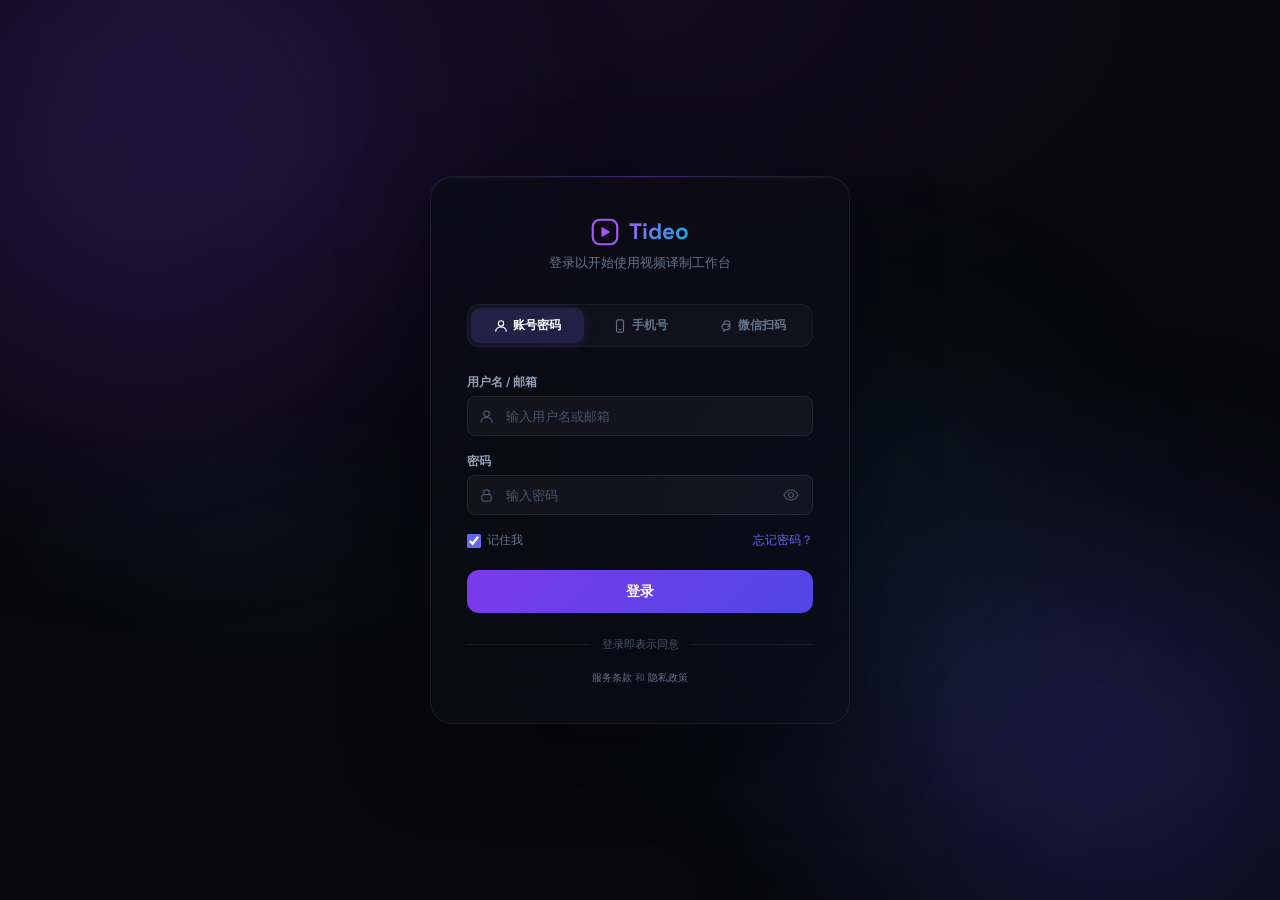
<file: app/login.html>
<!DOCTYPE html>
<html lang="zh-CN">
<head>
    <meta charset="UTF-8">
    <meta name="viewport" content="width=device-width, initial-scale=1.0">
    <title>登录 — Tideo</title>
    <link href="https://fonts.googleapis.com/css2?family=Space+Grotesk:wght@400;500;600;700&family=DM+Sans:wght@300;400;500;600;700&family=Inter:wght@300;400;500;600;700;800;900&display=swap" rel="stylesheet">
    <style>
    *, *::before, *::after { margin: 0; padding: 0; box-sizing: border-box; }

    :root {
        --purple: #a855f7;
        --indigo: #6366f1;
        --blue: #3b82f6;
        --cyan: #06b6d4;
        --bg-base: #08080d;
        --bg-elevated: #0f0f1a;
        --bg-surface: #141422;
        --bg-card: #16162a;
        --grad-main: linear-gradient(135deg, #a855f7, #6366f1, #3b82f6, #06b6d4);
        --grad-text: linear-gradient(135deg, #a855f7 0%, #06b6d4 100%);
        --glass-bg: rgba(255,255,255,0.035);
        --glass-border: rgba(255,255,255,0.08);
        --glass-border-hover: rgba(255,255,255,0.14);
        --text-primary: #f1f5f9;
        --text-secondary: #94a3b8;
        --text-muted: #64748b;
        --text-faint: #475569;
        --radius-sm: 8px;
        --radius-md: 12px;
        --radius-lg: 16px;
        --ease-out: cubic-bezier(.4,0,.2,1);
        --duration-normal: 0.25s;
    }

    body {
        font-family: 'Inter', 'DM Sans', -apple-system, BlinkMacSystemFont, sans-serif;
        background:
            radial-gradient(ellipse 90% 70% at 50% 0%, rgba(124, 58, 237, 0.08) 0%, transparent 55%),
            radial-gradient(ellipse 60% 50% at 80% 80%, rgba(99, 102, 241, 0.06) 0%, transparent 50%),
            radial-gradient(ellipse 40% 30% at 20% 60%, rgba(6, 182, 212, 0.04) 0%, transparent 50%),
            #08080d;
        color: var(--text-primary);
        min-height: 100vh;
        display: flex;
        align-items: center;
        justify-content: center;
        overflow: hidden;
    }

    /* ===== 背景动效 ===== */
    .login-bg {
        position: fixed;
        inset: 0;
        z-index: 0;
        overflow: hidden;
    }
    .login-bg-orb {
        position: absolute;
        border-radius: 50%;
        filter: blur(120px);
        opacity: 0.2;
        animation: orbFloat 20s ease-in-out infinite alternate;
    }
    .login-bg-orb:nth-child(1) {
        width: 550px; height: 550px;
        background: #7c3aed;
        top: -15%; left: -10%;
    }
    .login-bg-orb:nth-child(2) {
        width: 450px; height: 450px;
        background: #4f46e5;
        bottom: -10%; right: -5%;
        animation-delay: -8s;
    }
    .login-bg-orb:nth-child(3) {
        width: 350px; height: 350px;
        background: #0891b2;
        top: 40%; right: 20%;
        animation-delay: -15s;
        opacity: 0.12;
    }
    @keyframes orbFloat {
        0% { transform: translate(0, 0) scale(1); }
        50% { transform: translate(30px, -40px) scale(1.1); }
        100% { transform: translate(-20px, 30px) scale(0.95); }
    }

    /* ===== 登录卡片 ===== */
    .login-card {
        position: relative;
        z-index: 1;
        width: 420px;
        max-width: 92vw;
        background: rgba(12, 12, 22, 0.7);
        backdrop-filter: blur(48px) saturate(1.3);
        -webkit-backdrop-filter: blur(48px) saturate(1.3);
        border: 1px solid rgba(255,255,255,0.07);
        border-radius: 22px;
        padding: 40px 36px 36px;
        box-shadow:
            0 24px 80px rgba(0,0,0,0.5),
            0 0 120px rgba(124,58,237,0.04),
            inset 0 1px 0 rgba(255,255,255,0.04);
    }
    .login-card::before {
        content: '';
        position: absolute;
        top: -1px;
        left: 15%;
        right: 15%;
        height: 1px;
        background: linear-gradient(90deg, transparent, rgba(124,58,237,0.4), transparent);
        pointer-events: none;
        border-radius: 1px;
    }

    /* Logo */
    .login-logo {
        display: flex;
        align-items: center;
        justify-content: center;
        gap: 10px;
        margin-bottom: 8px;
    }
    .login-logo-text {
        font-family: 'Space Grotesk', sans-serif;
        font-size: 1.4rem;
        font-weight: 700;
        background: var(--grad-text);
        -webkit-background-clip: text;
        -webkit-text-fill-color: transparent;
        background-clip: text;
    }
    .login-title {
        text-align: center;
        font-size: 0.82rem;
        color: var(--text-muted);
        margin-bottom: 32px;
    }

    /* ===== 登录方式 Tab ===== */
    .login-tabs {
        display: flex;
        background: rgba(255,255,255,0.03);
        border-radius: var(--radius-md);
        padding: 3px;
        margin-bottom: 28px;
        border: 1px solid rgba(255,255,255,0.04);
    }
    .login-tab {
        flex: 1;
        padding: 9px 0;
        font-size: 0.78rem;
        font-weight: 600;
        text-align: center;
        color: var(--text-muted);
        background: none;
        border: none;
        border-radius: 9px;
        cursor: pointer;
        transition: all var(--duration-normal) var(--ease-out);
        display: flex;
        align-items: center;
        justify-content: center;
        gap: 5px;
    }
    .login-tab:hover { color: var(--text-secondary); }
    .login-tab.active {
        color: #fff;
        background: rgba(99,102,241,0.2);
        box-shadow: 0 2px 12px rgba(99,102,241,0.15);
    }
    .login-tab svg { flex-shrink: 0; }

    /* ===== 面板 ===== */
    .login-panel { display: none; }
    .login-panel.active { display: block; }

    /* ===== 表单元素 ===== */
    .login-field {
        margin-bottom: 18px;
    }
    .login-label {
        display: block;
        font-size: 0.72rem;
        font-weight: 600;
        color: var(--text-secondary);
        margin-bottom: 6px;
    }
    .login-input-wrap {
        position: relative;
        display: flex;
        align-items: center;
    }
    .login-input-icon {
        position: absolute;
        left: 12px;
        color: var(--text-faint);
        pointer-events: none;
        display: flex;
    }
    .login-input {
        width: 100%;
        padding: 11px 14px 11px 38px;
        font-size: 0.82rem;
        font-family: inherit;
        color: var(--text-primary);
        background: rgba(255,255,255,0.04);
        border: 1px solid var(--glass-border);
        border-radius: var(--radius-sm);
        outline: none;
        transition: all var(--duration-normal) var(--ease-out);
    }
    .login-input::placeholder { color: var(--text-faint); }
    .login-input:focus {
        border-color: rgba(99,102,241,0.4);
        background: rgba(255,255,255,0.06);
        box-shadow: 0 0 0 3px rgba(99,102,241,0.08);
    }

    /* 手机号输入：前缀 + 验证码按钮 */
    .login-phone-row {
        display: flex;
        gap: 8px;
    }
    .login-phone-prefix {
        flex-shrink: 0;
        width: 72px;
        padding: 11px 10px;
        font-size: 0.82rem;
        font-family: inherit;
        color: var(--text-primary);
        background: rgba(255,255,255,0.04);
        border: 1px solid var(--glass-border);
        border-radius: var(--radius-sm);
        outline: none;
        text-align: center;
        appearance: none;
        cursor: pointer;
        transition: all var(--duration-normal) var(--ease-out);
    }
    .login-phone-prefix:focus {
        border-color: rgba(99,102,241,0.4);
    }
    .login-phone-prefix option { background: var(--bg-card); color: var(--text-primary); }
    .login-phone-input {
        flex: 1;
        padding: 11px 14px;
        font-size: 0.82rem;
        font-family: inherit;
        color: var(--text-primary);
        background: rgba(255,255,255,0.04);
        border: 1px solid var(--glass-border);
        border-radius: var(--radius-sm);
        outline: none;
        transition: all var(--duration-normal) var(--ease-out);
    }
    .login-phone-input::placeholder { color: var(--text-faint); }
    .login-phone-input:focus {
        border-color: rgba(99,102,241,0.4);
        background: rgba(255,255,255,0.06);
        box-shadow: 0 0 0 3px rgba(99,102,241,0.08);
    }
    .login-code-row {
        display: flex;
        gap: 8px;
    }
    .login-code-input {
        flex: 1;
        padding: 11px 14px;
        font-size: 0.82rem;
        font-family: inherit;
        color: var(--text-primary);
        background: rgba(255,255,255,0.04);
        border: 1px solid var(--glass-border);
        border-radius: var(--radius-sm);
        outline: none;
        transition: all var(--duration-normal) var(--ease-out);
        letter-spacing: 4px;
    }
    .login-code-input::placeholder { color: var(--text-faint); letter-spacing: 0; }
    .login-code-input:focus {
        border-color: rgba(99,102,241,0.4);
        background: rgba(255,255,255,0.06);
        box-shadow: 0 0 0 3px rgba(99,102,241,0.08);
    }
    .login-send-code {
        flex-shrink: 0;
        padding: 0 16px;
        font-size: 0.75rem;
        font-weight: 600;
        font-family: inherit;
        color: var(--indigo);
        background: rgba(99,102,241,0.1);
        border: 1px solid rgba(99,102,241,0.2);
        border-radius: var(--radius-sm);
        cursor: pointer;
        transition: all var(--duration-normal) var(--ease-out);
        white-space: nowrap;
    }
    .login-send-code:hover {
        background: rgba(99,102,241,0.18);
        border-color: rgba(99,102,241,0.35);
    }
    .login-send-code:disabled {
        opacity: 0.5;
        cursor: not-allowed;
    }

    /* 密码可见性切换 */
    .login-eye {
        position: absolute;
        right: 10px;
        background: none;
        border: none;
        color: var(--text-faint);
        cursor: pointer;
        padding: 4px;
        display: flex;
        transition: color 0.2s;
    }
    .login-eye:hover { color: var(--text-secondary); }

    /* 记住我 & 忘记密码 */
    .login-options {
        display: flex;
        align-items: center;
        justify-content: space-between;
        margin-bottom: 22px;
        font-size: 0.72rem;
    }
    .login-remember {
        display: flex;
        align-items: center;
        gap: 6px;
        color: var(--text-muted);
        cursor: pointer;
    }
    .login-remember input[type="checkbox"] {
        width: 14px; height: 14px;
        accent-color: var(--indigo);
        cursor: pointer;
    }
    .login-forgot {
        color: var(--indigo);
        text-decoration: none;
        transition: color 0.2s;
    }
    .login-forgot:hover { color: var(--purple); }

    /* 登录按钮 */
    .login-btn {
        width: 100%;
        padding: 12px;
        font-size: 0.88rem;
        font-weight: 700;
        font-family: inherit;
        color: #fff;
        background: linear-gradient(135deg, #7c3aed, #4f46e5);
        border: none;
        border-radius: var(--radius-md);
        cursor: pointer;
        transition: all 0.3s var(--ease-out);
        position: relative;
        overflow: hidden;
    }
    .login-btn::before {
        content: '';
        position: absolute;
        top: 0;
        left: -100%;
        width: 100%;
        height: 100%;
        background: linear-gradient(90deg, transparent, rgba(255,255,255,0.1), transparent);
        transition: left 0.5s;
    }
    .login-btn:hover::before {
        left: 100%;
    }
    .login-btn:hover {
        transform: translateY(-1px);
        box-shadow: 0 6px 28px rgba(79,70,229,0.3), 0 0 60px rgba(124,58,237,0.1);
    }
    .login-btn:active { transform: translateY(0); }

    /* ===== 微信扫码面板 ===== */
    .login-qr-wrap {
        display: flex;
        flex-direction: column;
        align-items: center;
        padding: 10px 0 6px;
    }
    .login-qr-box {
        width: 200px;
        height: 200px;
        background: #fff;
        border-radius: var(--radius-md);
        display: flex;
        align-items: center;
        justify-content: center;
        margin-bottom: 16px;
        position: relative;
        overflow: hidden;
    }
    .login-qr-placeholder {
        position: relative;
        width: 160px;
        height: 160px;
    }
    /* 模拟二维码点阵 */
    .login-qr-dots {
        width: 100%;
        height: 100%;
        display: grid;
        grid-template-columns: repeat(21, 1fr);
        grid-template-rows: repeat(21, 1fr);
        gap: 1px;
    }
    .qr-dot {
        border-radius: 1px;
        background: #1a1a2e;
    }
    .qr-dot.empty { background: transparent; }
    /* 中心微信 Logo 叠加 */
    .login-qr-wechat-overlay {
        position: absolute;
        top: 50%; left: 50%;
        transform: translate(-50%, -50%);
        width: 40px; height: 40px;
        background: #fff;
        border-radius: 6px;
        display: flex;
        align-items: center;
        justify-content: center;
        box-shadow: 0 0 8px rgba(0,0,0,0.08);
    }
    .login-qr-hint {
        font-size: 0.78rem;
        color: var(--text-secondary);
        margin-bottom: 4px;
    }
    .login-qr-sub {
        font-size: 0.68rem;
        color: var(--text-faint);
    }
    .login-qr-refresh {
        margin-top: 14px;
        font-size: 0.72rem;
        color: var(--indigo);
        background: none;
        border: none;
        cursor: pointer;
        font-family: inherit;
        display: flex;
        align-items: center;
        gap: 4px;
        transition: color 0.2s;
    }
    .login-qr-refresh:hover { color: var(--purple); }

    /* ===== 底部分隔线 + 协议 ===== */
    .login-divider {
        display: flex;
        align-items: center;
        gap: 12px;
        margin: 24px 0 18px;
    }
    .login-divider-line {
        flex: 1;
        height: 1px;
        background: rgba(255,255,255,0.06);
    }
    .login-divider-text {
        font-size: 0.68rem;
        color: var(--text-faint);
        white-space: nowrap;
    }
    .login-agreement {
        text-align: center;
        font-size: 0.65rem;
        color: var(--text-faint);
        line-height: 1.6;
    }
    .login-agreement a {
        color: var(--text-muted);
        text-decoration: none;
        transition: color 0.2s;
    }
    .login-agreement a:hover { color: var(--indigo); }

    /* ===== Toast ===== */
    .login-toast {
        position: fixed;
        top: 32px;
        left: 50%;
        transform: translateX(-50%) translateY(-20px);
        padding: 10px 24px;
        font-size: 0.78rem;
        font-weight: 500;
        color: #fff;
        background: rgba(99,102,241,0.9);
        backdrop-filter: blur(12px);
        border-radius: 10px;
        box-shadow: 0 8px 32px rgba(0,0,0,0.3);
        opacity: 0;
        pointer-events: none;
        transition: all 0.35s var(--ease-out);
        z-index: 999;
    }
    .login-toast.show {
        opacity: 1;
        transform: translateX(-50%) translateY(0);
    }
    .login-toast.error { background: rgba(239,68,68,0.9); }
    </style>
</head>
<body>

<!-- 背景 -->
<div class="login-bg">
    <div class="login-bg-orb"></div>
    <div class="login-bg-orb"></div>
    <div class="login-bg-orb"></div>
</div>

<!-- Toast -->
<div class="login-toast" id="loginToast"></div>

<!-- 登录卡片 -->
<div class="login-card">
    <!-- Logo -->
    <div class="login-logo">
        <svg width="28" height="28" viewBox="0 0 32 32" fill="none">
            <rect x="2" y="2" width="28" height="28" rx="8" stroke="url(#lgGrad)" stroke-width="2.5"/>
            <path d="M12 10L22 16L12 22V10Z" fill="url(#lgGrad)"/>
            <defs><linearGradient id="lgGrad" x1="0" y1="0" x2="32" y2="32"><stop stop-color="#a855f7"/><stop offset="1" stop-color="#06b6d4"/></linearGradient></defs>
        </svg>
        <span class="login-logo-text">Tideo</span>
    </div>
    <div class="login-title">登录以开始使用视频译制工作台</div>

    <!-- 登录方式 Tab -->
    <div class="login-tabs">
        <button class="login-tab active" data-tab="account">
            <svg width="14" height="14" viewBox="0 0 16 16" fill="none"><circle cx="8" cy="5" r="3" stroke="currentColor" stroke-width="1.3"/><path d="M2 14C2 11.2386 4.68629 9 8 9C11.3137 9 14 11.2386 14 14" stroke="currentColor" stroke-width="1.3" stroke-linecap="round"/></svg>
            账号密码
        </button>
        <button class="login-tab" data-tab="phone">
            <svg width="14" height="14" viewBox="0 0 16 16" fill="none"><rect x="4" y="1" width="8" height="14" rx="2" stroke="currentColor" stroke-width="1.3"/><path d="M7 12H9" stroke="currentColor" stroke-width="1.3" stroke-linecap="round"/></svg>
            手机号
        </button>
        <button class="login-tab" data-tab="wechat">
            <svg width="14" height="14" viewBox="0 0 16 16" fill="none"><path d="M5.5 5.5C5.5 3.567 7.067 2 9 2C10.933 2 12.5 3.567 12.5 5.5C12.5 7.158 11.356 8.55 9.82 8.908" stroke="currentColor" stroke-width="1.2" stroke-linecap="round"/><path d="M3.5 9C3.5 7.343 4.843 6 6.5 6H9.5C11.157 6 12.5 7.343 12.5 9C12.5 10.657 11.157 12 9.5 12H8L5.5 14V12H6.5C4.843 12 3.5 10.657 3.5 9Z" stroke="currentColor" stroke-width="1.2"/></svg>
            微信扫码
        </button>
    </div>

    <!-- ===== 面板 A：账号密码 ===== -->
    <div class="login-panel active" id="panelAccount" data-panel="account">
        <div class="login-field">
            <label class="login-label">用户名 / 邮箱</label>
            <div class="login-input-wrap">
                <span class="login-input-icon">
                    <svg width="15" height="15" viewBox="0 0 16 16" fill="none"><circle cx="8" cy="5" r="3" stroke="currentColor" stroke-width="1.3"/><path d="M2 14C2 11.2386 4.68629 9 8 9C11.3137 9 14 11.2386 14 14" stroke="currentColor" stroke-width="1.3" stroke-linecap="round"/></svg>
                </span>
                <input class="login-input" id="accountUser" type="text" placeholder="输入用户名或邮箱" autocomplete="username">
            </div>
        </div>
        <div class="login-field">
            <label class="login-label">密码</label>
            <div class="login-input-wrap">
                <span class="login-input-icon">
                    <svg width="15" height="15" viewBox="0 0 16 16" fill="none"><rect x="3" y="7" width="10" height="7" rx="2" stroke="currentColor" stroke-width="1.3"/><path d="M5 7V5C5 3.34315 6.34315 2 8 2C9.65685 2 11 3.34315 11 5V7" stroke="currentColor" stroke-width="1.3" stroke-linecap="round"/></svg>
                </span>
                <input class="login-input" id="accountPass" type="password" placeholder="输入密码" autocomplete="current-password">
                <button class="login-eye" id="eyeToggle" type="button" aria-label="显示密码">
                    <svg width="16" height="16" viewBox="0 0 16 16" fill="none" id="eyeIcon"><path d="M1 8C1 8 3.5 3 8 3C12.5 3 15 8 15 8C15 8 12.5 13 8 13C3.5 13 1 8 1 8Z" stroke="currentColor" stroke-width="1.2" stroke-linejoin="round"/><circle cx="8" cy="8" r="2.5" stroke="currentColor" stroke-width="1.2"/></svg>
                </button>
            </div>
        </div>
        <div class="login-options">
            <label class="login-remember"><input type="checkbox" checked> 记住我</label>
            <a href="#" class="login-forgot">忘记密码？</a>
        </div>
        <button class="login-btn" id="btnAccountLogin">登录</button>
    </div>

    <!-- ===== 面板 B：手机号 ===== -->
    <div class="login-panel" id="panelPhone" data-panel="phone">
        <div class="login-field">
            <label class="login-label">手机号</label>
            <div class="login-phone-row">
                <select class="login-phone-prefix" id="phonePrefix">
                    <option value="+86">+86</option>
                    <option value="+1">+1</option>
                    <option value="+81">+81</option>
                    <option value="+82">+82</option>
                    <option value="+44">+44</option>
                </select>
                <input class="login-phone-input" id="phoneNumber" type="tel" placeholder="输入手机号" autocomplete="tel">
            </div>
        </div>
        <div class="login-field">
            <label class="login-label">验证码</label>
            <div class="login-code-row">
                <input class="login-code-input" id="phoneCode" type="text" placeholder="6 位验证码" maxlength="6" inputmode="numeric" autocomplete="one-time-code">
                <button class="login-send-code" id="sendCodeBtn" type="button">发送验证码</button>
            </div>
        </div>
        <div style="height:18px;"></div>
        <button class="login-btn" id="btnPhoneLogin">登录</button>
    </div>

    <!-- ===== 面板 C：微信扫码 ===== -->
    <div class="login-panel" id="panelWechat" data-panel="wechat">
        <div class="login-qr-wrap">
            <div class="login-qr-box" id="qrBox">
                <div class="login-qr-placeholder">
                    <div class="login-qr-dots" id="qrDots"></div>
                    <div class="login-qr-wechat-overlay">
                        <svg width="24" height="24" viewBox="0 0 24 24" fill="none">
                            <path d="M9.5 8C9.5 5.51472 11.5147 3.5 14 3.5C16.4853 3.5 18.5 5.51472 18.5 8C18.5 10.1 16.97 11.84 14.96 12.35" stroke="#07C160" stroke-width="1.8" stroke-linecap="round"/>
                            <path d="M5.5 13.5C5.5 11.2909 7.29086 9.5 9.5 9.5H14.5C16.7091 9.5 18.5 11.2909 18.5 13.5C18.5 15.7091 16.7091 17.5 14.5 17.5H12L8 20.5V17.5H9.5C7.29086 17.5 5.5 15.7091 5.5 13.5Z" fill="#07C160"/>
                        </svg>
                    </div>
                </div>
            </div>
            <div class="login-qr-hint">使用微信扫一扫登录</div>
            <div class="login-qr-sub">扫码后在手机上确认即可</div>
            <button class="login-qr-refresh" id="qrRefreshBtn" type="button">
                <svg width="12" height="12" viewBox="0 0 16 16" fill="none"><path d="M2 8C2 4.68629 4.68629 2 8 2C10.4 2 12.4 3.4 13.4 5.5" stroke="currentColor" stroke-width="1.3" stroke-linecap="round"/><path d="M14 8C14 11.3137 11.3137 14 8 14C5.6 14 3.6 12.6 2.6 10.5" stroke="currentColor" stroke-width="1.3" stroke-linecap="round"/><path d="M13 2.5V5.5H10" stroke="currentColor" stroke-width="1.3" stroke-linecap="round" stroke-linejoin="round"/><path d="M3 13.5V10.5H6" stroke="currentColor" stroke-width="1.3" stroke-linecap="round" stroke-linejoin="round"/></svg>
                刷新二维码
            </button>
        </div>
    </div>

    <!-- 分隔线 + 协议 -->
    <div class="login-divider">
        <div class="login-divider-line"></div>
        <span class="login-divider-text">登录即表示同意</span>
        <div class="login-divider-line"></div>
    </div>
    <div class="login-agreement">
        <a href="#">服务条款</a> 和 <a href="#">隐私政策</a>
    </div>
</div>

<script>
(function() {
    'use strict';

    // ===== Tab 切换 =====
    var tabs = document.querySelectorAll('.login-tab');
    var panels = document.querySelectorAll('.login-panel');
    tabs.forEach(function(tab) {
        tab.addEventListener('click', function() {
            var target = this.getAttribute('data-tab');
            tabs.forEach(function(t) { t.classList.remove('active'); });
            panels.forEach(function(p) { p.classList.remove('active'); });
            this.classList.add('active');
            document.querySelector('[data-panel="' + target + '"]').classList.add('active');
        });
    });

    // ===== Toast =====
    var toastEl = document.getElementById('loginToast');
    var toastTimer;
    function showToast(msg, type) {
        clearTimeout(toastTimer);
        toastEl.textContent = msg;
        toastEl.className = 'login-toast' + (type === 'error' ? ' error' : '') + ' show';
        toastTimer = setTimeout(function() { toastEl.classList.remove('show'); }, 2500);
    }

    // ===== 密码可见性 =====
    var passInput = document.getElementById('accountPass');
    var eyeBtn = document.getElementById('eyeToggle');
    eyeBtn.addEventListener('click', function() {
        var isPass = passInput.type === 'password';
        passInput.type = isPass ? 'text' : 'password';
        eyeBtn.style.color = isPass ? 'var(--text-secondary)' : 'var(--text-faint)';
    });

    // ===== 生成模拟二维码点阵 =====
    function generateQR() {
        var dotsContainer = document.getElementById('qrDots');
        dotsContainer.innerHTML = '';
        // 21x21 grid with finder patterns
        for (var r = 0; r < 21; r++) {
            for (var c = 0; c < 21; c++) {
                var dot = document.createElement('div');
                dot.className = 'qr-dot';
                // Finder patterns (top-left, top-right, bottom-left 7x7)
                var isFinder = (r < 7 && c < 7) || (r < 7 && c > 13) || (r > 13 && c < 7);
                var isFinderBorder = isFinder && (r === 0 || r === 6 || c === 0 || c === 6 || (r >= 0 && r <= 6 && (c === 0 || c === 6)) || (c >= 0 && c <= 6 && (r === 0 || r === 6)));
                var isFinderInner = isFinder && r >= 2 && r <= 4 && c >= 2 && c <= 4;
                // Adjust for each finder
                if (r < 7 && c > 13) {
                    isFinderInner = r >= 2 && r <= 4 && c >= 16 && c <= 18;
                    isFinderBorder = (r === 0 || r === 6 || c === 14 || c === 20);
                }
                if (r > 13 && c < 7) {
                    isFinderInner = r >= 16 && r <= 18 && c >= 2 && c <= 4;
                    isFinderBorder = (r === 14 || r === 20 || c === 0 || c === 6);
                }
                // Center area (for WeChat logo overlay) — leave empty
                var isCenter = r >= 8 && r <= 12 && c >= 8 && c <= 12;
                if (isCenter) {
                    dot.classList.add('empty');
                } else if (isFinder) {
                    // keep filled for finder pattern
                } else {
                    // Random data dots
                    if (Math.random() > 0.45) {
                        dot.classList.add('empty');
                    }
                }
                dotsContainer.appendChild(dot);
            }
        }
    }
    generateQR();

    document.getElementById('qrRefreshBtn').addEventListener('click', function() {
        generateQR();
        showToast('二维码已刷新');
    });

    // ===== 发送验证码 =====
    var sendBtn = document.getElementById('sendCodeBtn');
    var countdown = 0;
    sendBtn.addEventListener('click', function() {
        var phone = document.getElementById('phoneNumber').value.trim();
        if (!phone || phone.length < 7) {
            showToast('请输入正确的手机号', 'error');
            return;
        }
        if (countdown > 0) return;
        countdown = 60;
        sendBtn.disabled = true;
        sendBtn.textContent = countdown + 's';
        showToast('验证码已发送');
        var timer = setInterval(function() {
            countdown--;
            if (countdown <= 0) {
                clearInterval(timer);
                sendBtn.disabled = false;
                sendBtn.textContent = '发送验证码';
            } else {
                sendBtn.textContent = countdown + 's';
            }
        }, 1000);
    });

    // ===== 登录逻辑（模拟） =====
    function doLogin(username) {
        var user = { name: username, avatar: username.charAt(0).toUpperCase(), loginTime: Date.now() };
        localStorage.setItem('tideo_user', JSON.stringify(user));
        showToast('登录成功，正在跳转…');
        setTimeout(function() { window.location.href = 'create.html'; }, 800);
    }

    // 账号密码登录
    document.getElementById('btnAccountLogin').addEventListener('click', function() {
        var user = document.getElementById('accountUser').value.trim();
        var pass = document.getElementById('accountPass').value;
        if (!user) { showToast('请输入用户名', 'error'); return; }
        if (!pass) { showToast('请输入密码', 'error'); return; }
        doLogin(user);
    });
    // Enter 键
    document.getElementById('accountPass').addEventListener('keydown', function(e) {
        if (e.key === 'Enter') document.getElementById('btnAccountLogin').click();
    });

    // 手机号登录
    document.getElementById('btnPhoneLogin').addEventListener('click', function() {
        var phone = document.getElementById('phoneNumber').value.trim();
        var code = document.getElementById('phoneCode').value.trim();
        if (!phone || phone.length < 7) { showToast('请输入正确的手机号', 'error'); return; }
        if (!code || code.length < 4) { showToast('请输入验证码', 'error'); return; }
        doLogin(phone.slice(-4) + '用户');
    });
    document.getElementById('phoneCode').addEventListener('keydown', function(e) {
        if (e.key === 'Enter') document.getElementById('btnPhoneLogin').click();
    });

    // 微信扫码 — 模拟：点击二维码区域模拟扫码成功
    document.getElementById('qrBox').addEventListener('click', function() {
        showToast('扫码成功，正在登录…');
        setTimeout(function() { doLogin('微信用户'); }, 1000);
    });

    // ===== 如果已登录，直接跳转 =====
    var existing = localStorage.getItem('tideo_user');
    if (existing) {
        try {
            var u = JSON.parse(existing);
            if (u && u.name) {
                window.location.href = 'create.html';
            }
        } catch(e) {}
    }
})();
</script>
</body>
</html>
</file>
